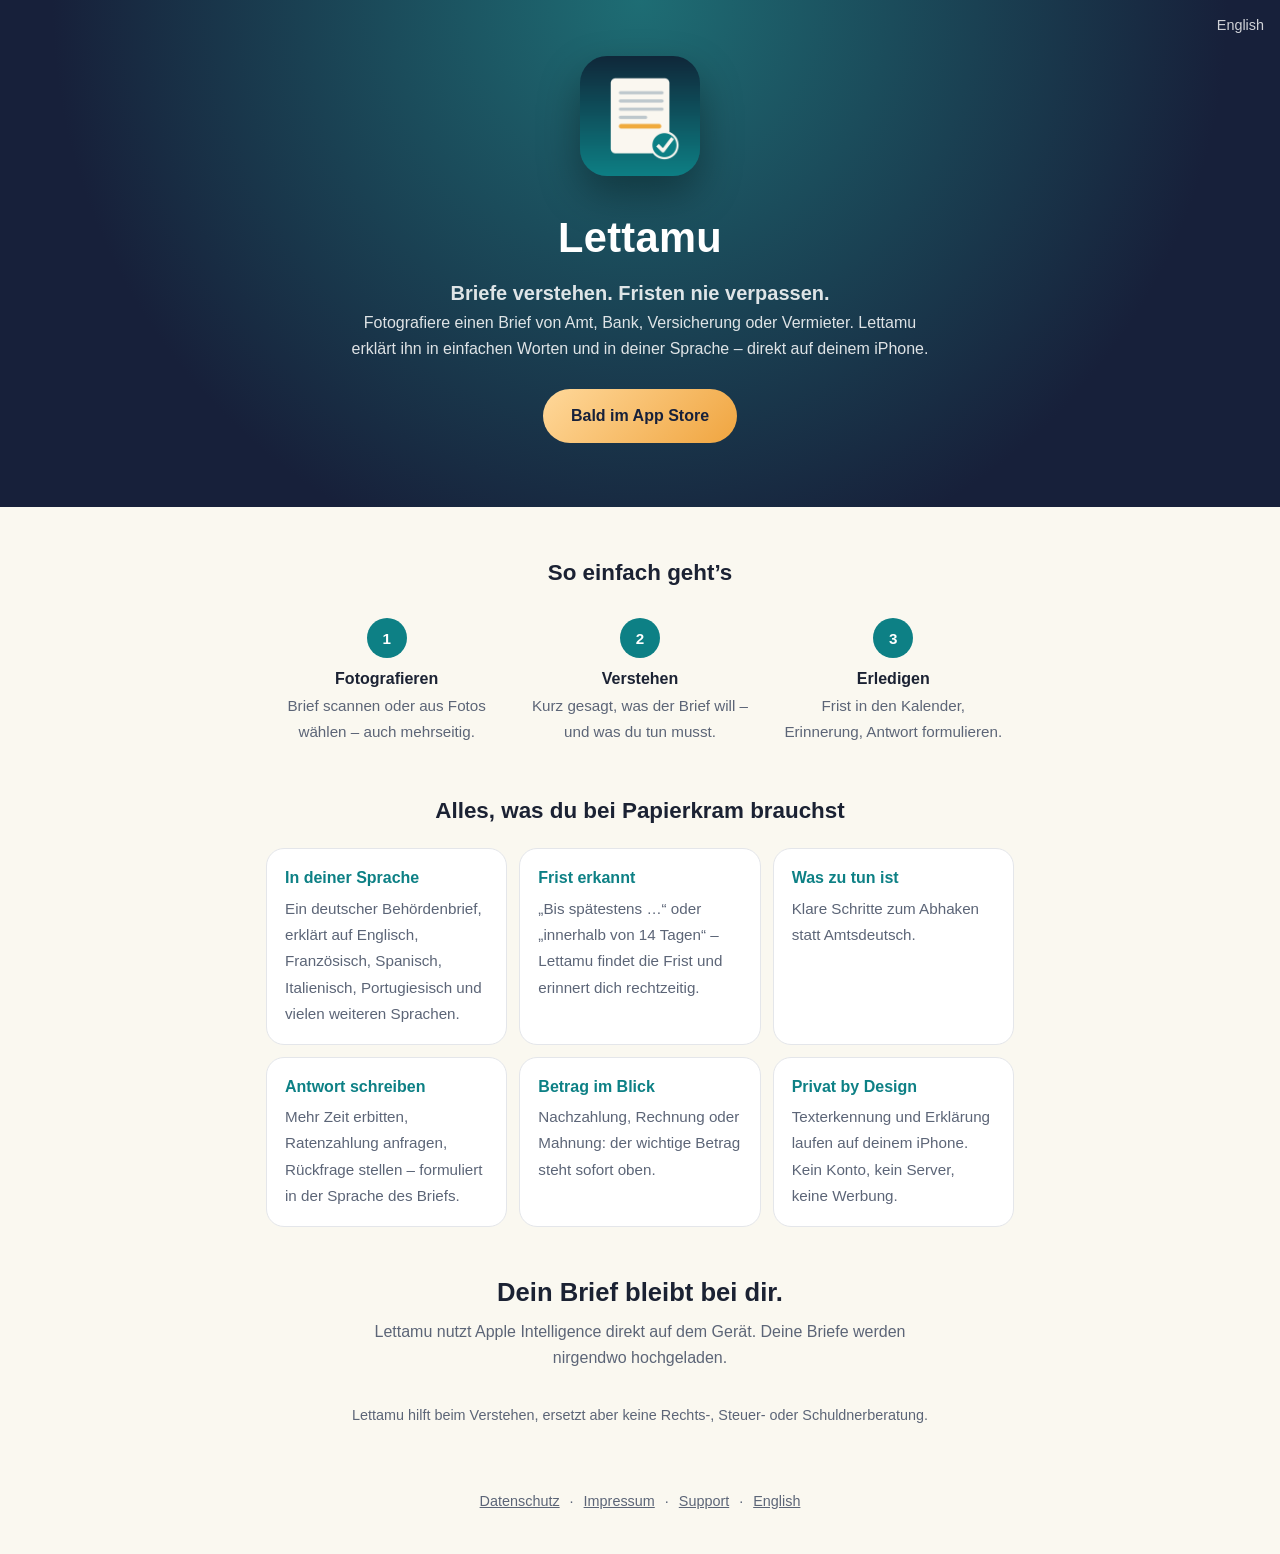
<file: index.html>
<!DOCTYPE html>
<html lang="de">
<head>
<meta charset="utf-8">
<meta name="viewport" content="width=device-width, initial-scale=1">
<title>Lettamu – Briefe verstehen. Fristen nie verpassen.</title>
<meta name="description" content="Lettamu erklärt Briefe von Behörden, Banken, Versicherungen und Vermietern in einfachen Worten und in deiner Sprache – direkt auf dem iPhone. Mit Frist-Erinnerung und Antwortentwurf.">
<meta property="og:title" content="Lettamu – Briefe verstehen. Fristen nie verpassen.">
<meta property="og:description" content="Lettamu erklärt Briefe von Behörden, Banken, Versicherungen und Vermietern in einfachen Worten und in deiner Sprache – direkt auf dem iPhone. Mit Frist-Erinnerung und Antwortentwurf.">
<meta property="og:image" content="https://lettamu.app/icon.png">
<link rel="icon" href="icon.png">
<link rel="apple-touch-icon" href="apple-touch-icon.png">
<link rel="stylesheet" href="style.css">
</head>
<body>
<header class="hero" style="position:relative">
  <a class="sprache" href="en.html" lang="en">English</a>
  <img class="icon" src="icon.png" alt="Lettamu App-Symbol">
  <h1>Lettamu</h1>
  <p class="tag">Briefe verstehen. Fristen nie verpassen.</p>
  <p>Fotografiere einen Brief von Amt, Bank, Versicherung oder Vermieter. Lettamu erklärt ihn in einfachen Worten und in deiner Sprache – direkt auf deinem iPhone.</p>
  <span class="bald">Bald im App Store</span>
</header>
<main class="start">
  <h2>So einfach geht’s</h2>
  <div class="schritte">
    <div class="schritt"><span class="nr">1</span><b>Fotografieren</b><span>Brief scannen oder aus Fotos wählen – auch mehrseitig.</span></div>
    <div class="schritt"><span class="nr">2</span><b>Verstehen</b><span>Kurz gesagt, was der Brief will – und was du tun musst.</span></div>
    <div class="schritt"><span class="nr">3</span><b>Erledigen</b><span>Frist in den Kalender, Erinnerung, Antwort formulieren.</span></div>
  </div>
  <h2>Alles, was du bei Papierkram brauchst</h2>
  <div class="raster">
    <div class="karte"><b>In deiner Sprache</b><span>Ein deutscher Behördenbrief, erklärt auf Englisch, Französisch, Spanisch, Italienisch, Portugiesisch und vielen weiteren Sprachen.</span></div>
    <div class="karte"><b>Frist erkannt</b><span>„Bis spätestens …“ oder „innerhalb von 14 Tagen“ – Lettamu findet die Frist und erinnert dich rechtzeitig.</span></div>
    <div class="karte"><b>Was zu tun ist</b><span>Klare Schritte zum Abhaken statt Amtsdeutsch.</span></div>
    <div class="karte"><b>Antwort schreiben</b><span>Mehr Zeit erbitten, Ratenzahlung anfragen, Rückfrage stellen – formuliert in der Sprache des Briefs.</span></div>
    <div class="karte"><b>Betrag im Blick</b><span>Nachzahlung, Rechnung oder Mahnung: der wichtige Betrag steht sofort oben.</span></div>
    <div class="karte"><b>Privat by Design</b><span>Texterkennung und Erklärung laufen auf deinem iPhone. Kein Konto, kein Server, keine Werbung.</span></div>
  </div>
  <p class="zitat"><strong>Dein Brief bleibt bei dir.</strong>Lettamu nutzt Apple Intelligence direkt auf dem Gerät. Deine Briefe werden nirgendwo hochgeladen.</p>
  <p class="klein">Lettamu hilft beim Verstehen, ersetzt aber keine Rechts-, Steuer- oder Schuldnerberatung.</p>
</main>
<footer>
  <a href="datenschutz.html">Datenschutz</a>·<a href="impressum.html">Impressum</a>·<a href="support.html">Support</a>·<a href="en.html" lang="en">English</a>
</footer>
</body>
</html>
</file>
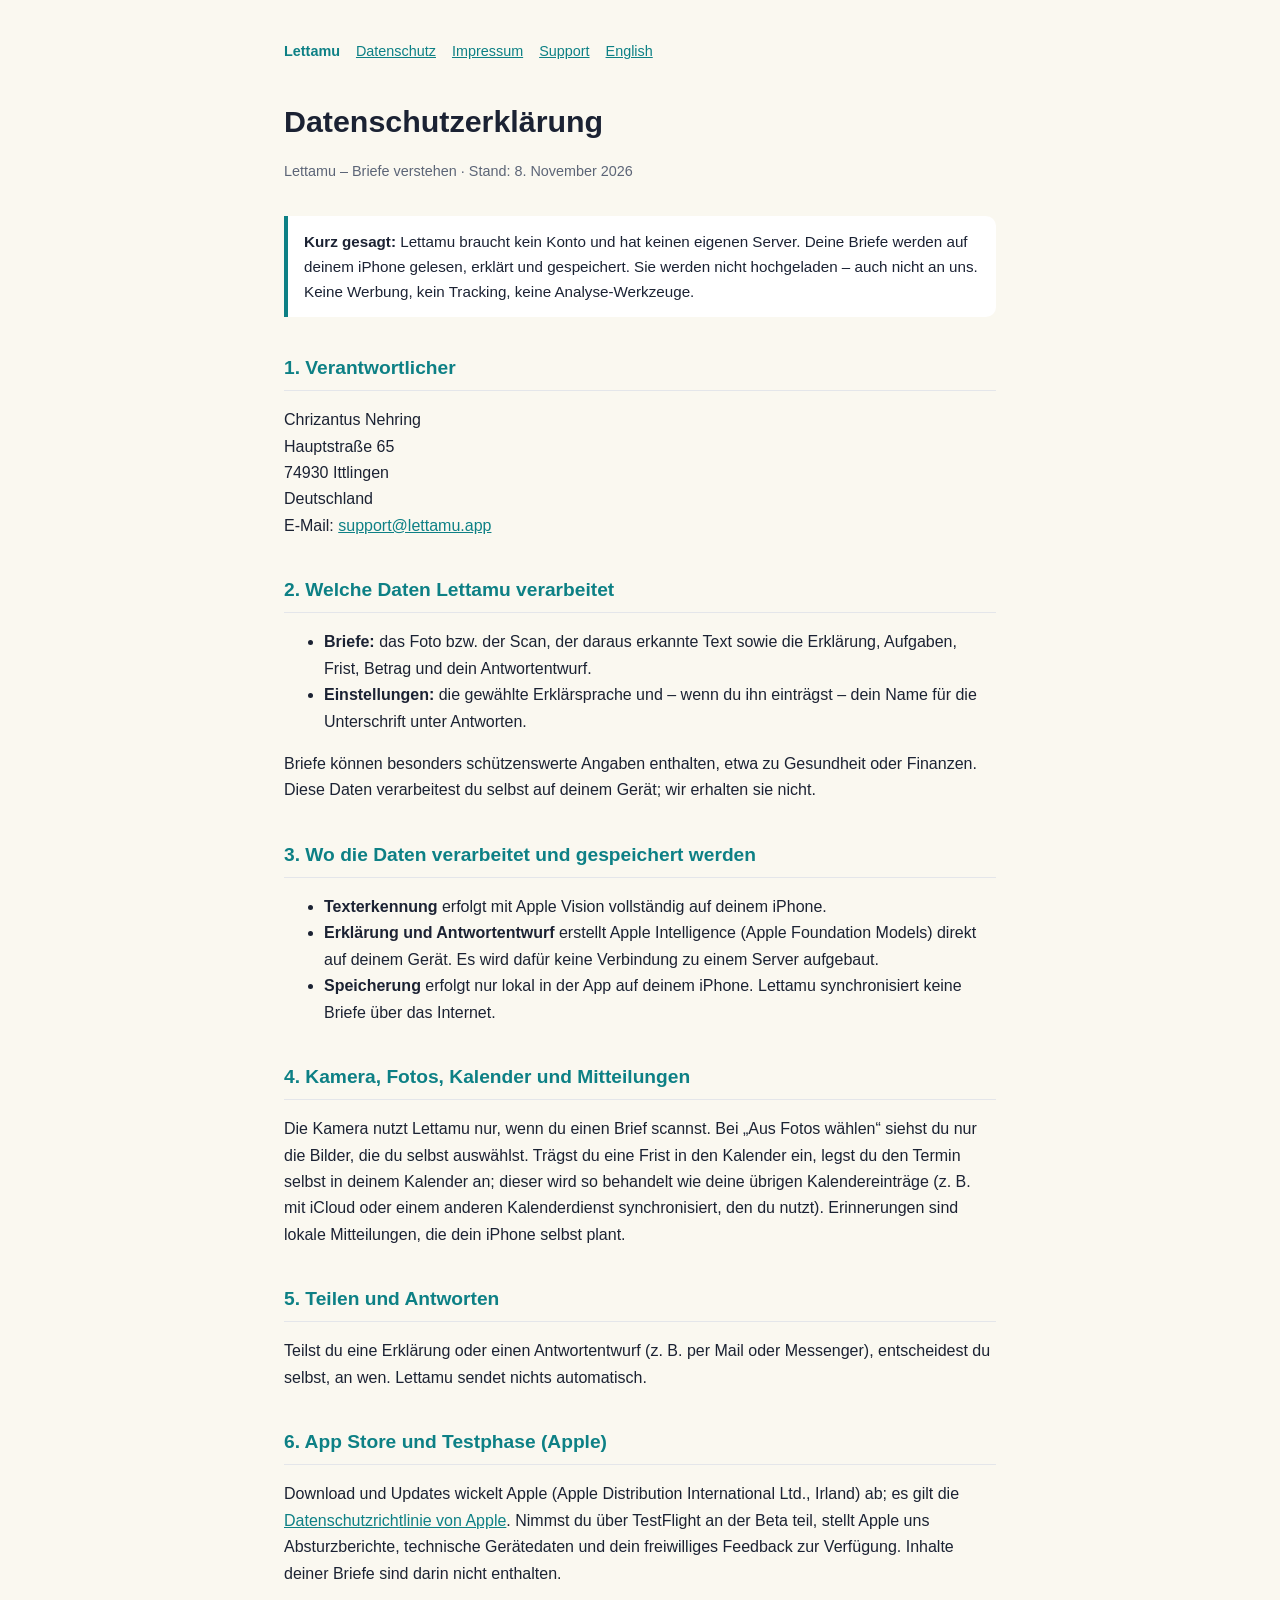
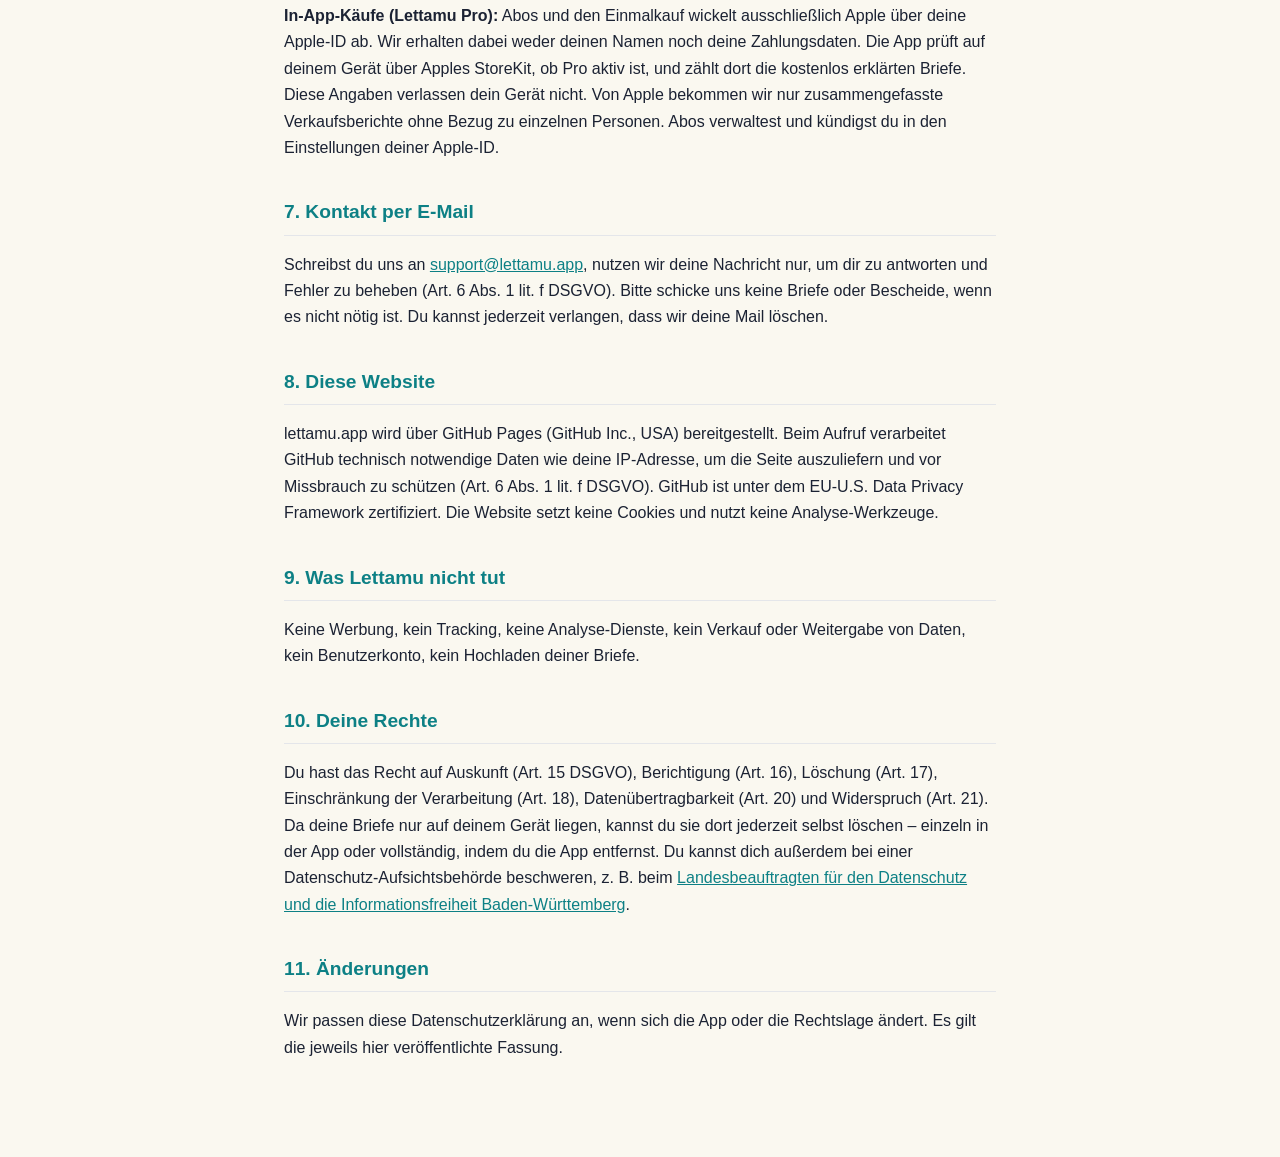
<file: datenschutz.html>
<!DOCTYPE html>
<html lang="de">
<head>
<meta charset="utf-8">
<meta name="viewport" content="width=device-width, initial-scale=1">
<title>Datenschutz – Lettamu</title>
<link rel="icon" href="icon.png">
<link rel="apple-touch-icon" href="apple-touch-icon.png">
<link rel="stylesheet" href="style.css">
</head>
<body>
<div class="seite">
<nav class="leiste"><a class="home" href="./">Lettamu</a><a href="datenschutz.html">Datenschutz</a><a href="impressum.html">Impressum</a><a href="support.html">Support</a><a href="en.html" lang="en">English</a></nav>
<h1>Datenschutzerklärung</h1>
<p class="stand">Lettamu – Briefe verstehen · Stand: 8. November 2026</p>
<div class="hinweis"><strong>Kurz gesagt:</strong> Lettamu braucht kein Konto und hat keinen eigenen Server. Deine Briefe werden auf deinem iPhone gelesen, erklärt und gespeichert. Sie werden nicht hochgeladen – auch nicht an uns. Keine Werbung, kein Tracking, keine Analyse-Werkzeuge.</div>
<h2>1. Verantwortlicher</h2>
<p>Chrizantus Nehring<br>Hauptstraße 65<br>74930 Ittlingen<br>Deutschland<br>E-Mail: <a href="mailto:support@lettamu.app">support@lettamu.app</a></p>
<h2>2. Welche Daten Lettamu verarbeitet</h2>
<ul>
<li><strong>Briefe:</strong> das Foto bzw. der Scan, der daraus erkannte Text sowie die Erklärung, Aufgaben, Frist, Betrag und dein Antwortentwurf.</li>
<li><strong>Einstellungen:</strong> die gewählte Erklärsprache und – wenn du ihn einträgst – dein Name für die Unterschrift unter Antworten.</li>
</ul>
<p>Briefe können besonders schützenswerte Angaben enthalten, etwa zu Gesundheit oder Finanzen. Diese Daten verarbeitest du selbst auf deinem Gerät; wir erhalten sie nicht.</p>
<h2>3. Wo die Daten verarbeitet und gespeichert werden</h2>
<ul>
<li><strong>Texterkennung</strong> erfolgt mit Apple Vision vollständig auf deinem iPhone.</li>
<li><strong>Erklärung und Antwortentwurf</strong> erstellt Apple Intelligence (Apple Foundation Models) direkt auf deinem Gerät. Es wird dafür keine Verbindung zu einem Server aufgebaut.</li>
<li><strong>Speicherung</strong> erfolgt nur lokal in der App auf deinem iPhone. Lettamu synchronisiert keine Briefe über das Internet.</li>
</ul>
<h2>4. Kamera, Fotos, Kalender und Mitteilungen</h2>
<p>Die Kamera nutzt Lettamu nur, wenn du einen Brief scannst. Bei „Aus Fotos wählen“ siehst du nur die Bilder, die du selbst auswählst. Trägst du eine Frist in den Kalender ein, legst du den Termin selbst in deinem Kalender an; dieser wird so behandelt wie deine übrigen Kalendereinträge (z. B. mit iCloud oder einem anderen Kalenderdienst synchronisiert, den du nutzt). Erinnerungen sind lokale Mitteilungen, die dein iPhone selbst plant.</p>
<h2>5. Teilen und Antworten</h2>
<p>Teilst du eine Erklärung oder einen Antwortentwurf (z. B. per Mail oder Messenger), entscheidest du selbst, an wen. Lettamu sendet nichts automatisch.</p>
<h2>6. App Store und Testphase (Apple)</h2>
<p>Download und Updates wickelt Apple (Apple Distribution International Ltd., Irland) ab; es gilt die <a href="https://www.apple.com/de/legal/privacy/">Datenschutzrichtlinie von Apple</a>. Nimmst du über TestFlight an der Beta teil, stellt Apple uns Absturzberichte, technische Gerätedaten und dein freiwilliges Feedback zur Verfügung. Inhalte deiner Briefe sind darin nicht enthalten.</p>
<p><strong>In-App-Käufe (Lettamu Pro):</strong> Abos und den Einmalkauf wickelt ausschließlich Apple über deine Apple-ID ab. Wir erhalten dabei weder deinen Namen noch deine Zahlungsdaten. Die App prüft auf deinem Gerät über Apples StoreKit, ob Pro aktiv ist, und zählt dort die kostenlos erklärten Briefe. Diese Angaben verlassen dein Gerät nicht. Von Apple bekommen wir nur zusammengefasste Verkaufsberichte ohne Bezug zu einzelnen Personen. Abos verwaltest und kündigst du in den Einstellungen deiner Apple-ID.</p>
<h2>7. Kontakt per E-Mail</h2>
<p>Schreibst du uns an <a href="mailto:support@lettamu.app">support@lettamu.app</a>, nutzen wir deine Nachricht nur, um dir zu antworten und Fehler zu beheben (Art. 6 Abs. 1 lit. f DSGVO). Bitte schicke uns keine Briefe oder Bescheide, wenn es nicht nötig ist. Du kannst jederzeit verlangen, dass wir deine Mail löschen.</p>
<h2>8. Diese Website</h2>
<p>lettamu.app wird über GitHub Pages (GitHub Inc., USA) bereitgestellt. Beim Aufruf verarbeitet GitHub technisch notwendige Daten wie deine IP-Adresse, um die Seite auszuliefern und vor Missbrauch zu schützen (Art. 6 Abs. 1 lit. f DSGVO). GitHub ist unter dem EU-U.S. Data Privacy Framework zertifiziert. Die Website setzt keine Cookies und nutzt keine Analyse-Werkzeuge.</p>
<h2>9. Was Lettamu nicht tut</h2>
<p>Keine Werbung, kein Tracking, keine Analyse-Dienste, kein Verkauf oder Weitergabe von Daten, kein Benutzerkonto, kein Hochladen deiner Briefe.</p>
<h2>10. Deine Rechte</h2>
<p>Du hast das Recht auf Auskunft (Art. 15 DSGVO), Berichtigung (Art. 16), Löschung (Art. 17), Einschränkung der Verarbeitung (Art. 18), Datenübertragbarkeit (Art. 20) und Widerspruch (Art. 21). Da deine Briefe nur auf deinem Gerät liegen, kannst du sie dort jederzeit selbst löschen – einzeln in der App oder vollständig, indem du die App entfernst. Du kannst dich außerdem bei einer Datenschutz-Aufsichtsbehörde beschweren, z. B. beim <a href="https://www.baden-wuerttemberg.datenschutz.de/">Landesbeauftragten für den Datenschutz und die Informationsfreiheit Baden-Württemberg</a>.</p>
<h2>11. Änderungen</h2>
<p>Wir passen diese Datenschutzerklärung an, wenn sich die App oder die Rechtslage ändert. Es gilt die jeweils hier veröffentlichte Fassung.</p>
</div>
</body>
</html>
</file>
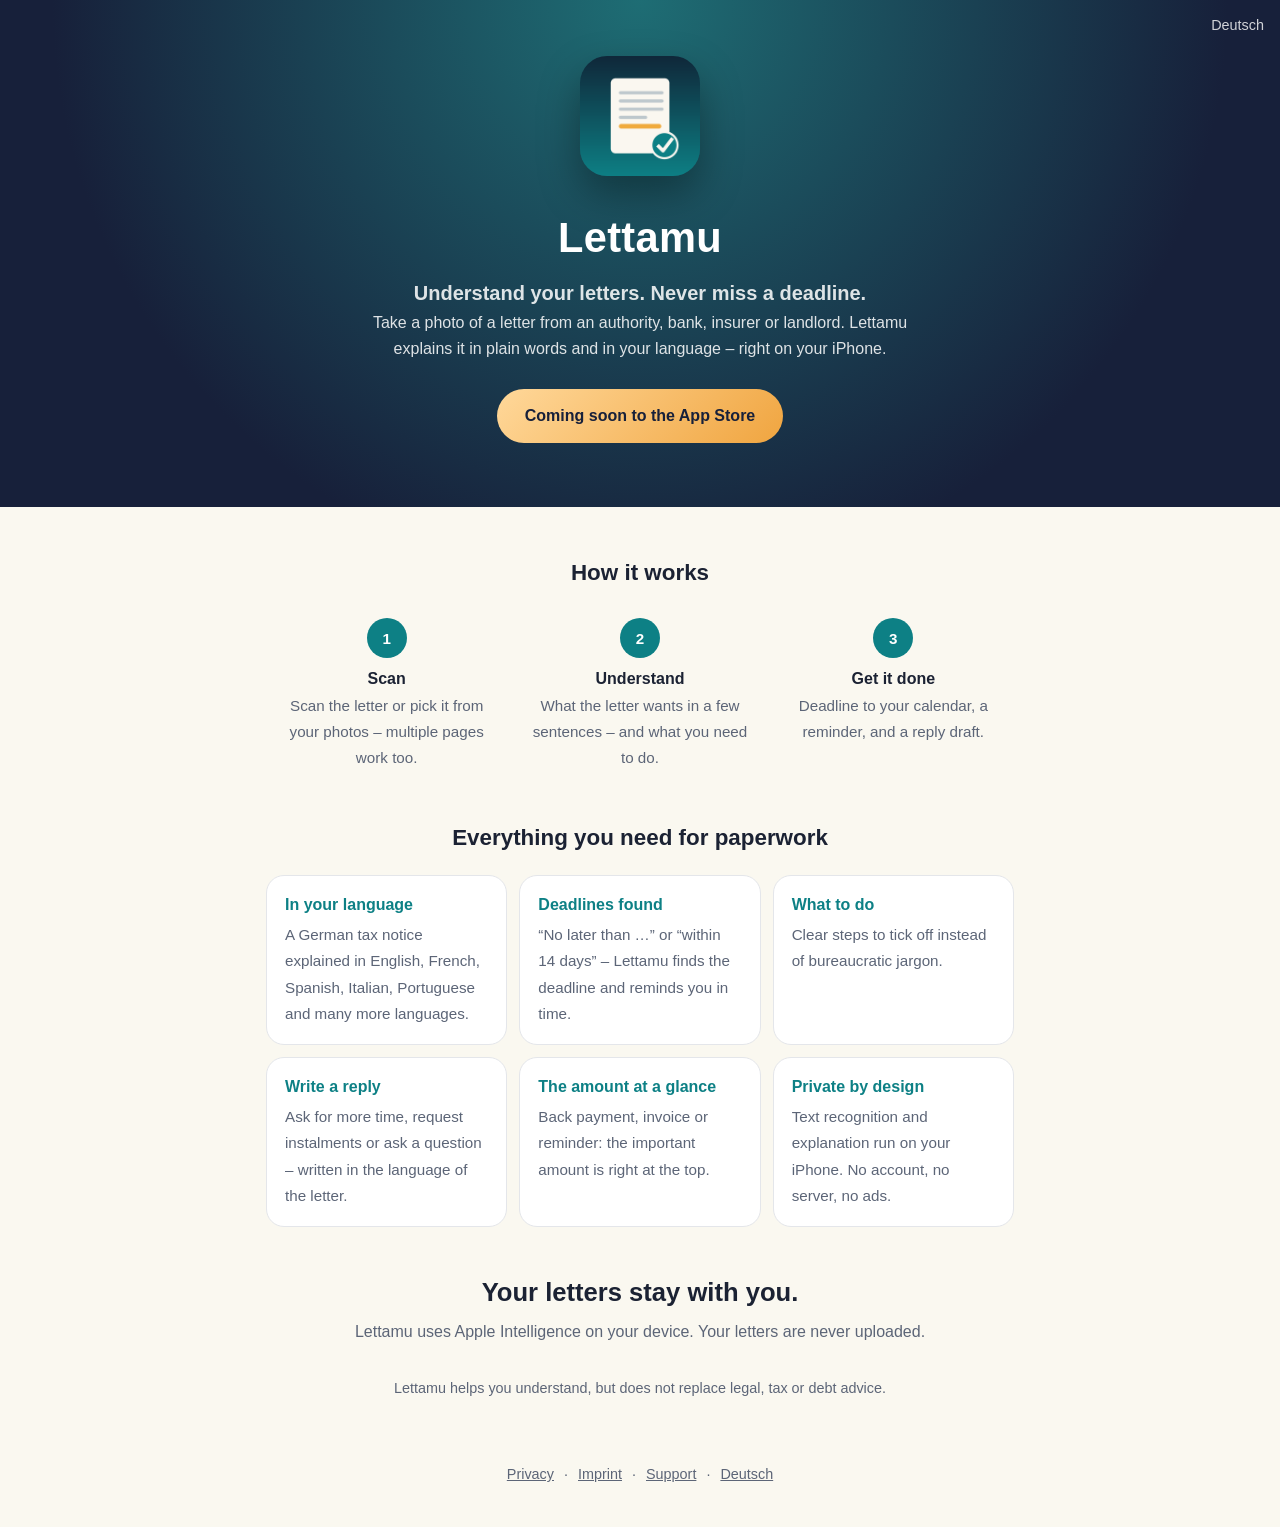
<file: en.html>
<!DOCTYPE html>
<html lang="en">
<head>
<meta charset="utf-8">
<meta name="viewport" content="width=device-width, initial-scale=1">
<title>Lettamu – Understand your letters. Never miss a deadline.</title>
<meta name="description" content="Lettamu explains letters from authorities, banks, insurers and landlords in plain words and in your language – right on your iPhone. With deadline reminders and reply drafts.">
<meta property="og:title" content="Lettamu – Understand your letters. Never miss a deadline.">
<meta property="og:description" content="Lettamu explains letters from authorities, banks, insurers and landlords in plain words and in your language – right on your iPhone. With deadline reminders and reply drafts.">
<meta property="og:image" content="https://lettamu.app/icon.png">
<link rel="icon" href="icon.png">
<link rel="apple-touch-icon" href="apple-touch-icon.png">
<link rel="stylesheet" href="style.css">
</head>
<body>
<header class="hero" style="position:relative">
  <a class="sprache" href="./" lang="de">Deutsch</a>
  <img class="icon" src="icon.png" alt="Lettamu app icon">
  <h1>Lettamu</h1>
  <p class="tag">Understand your letters. Never miss a deadline.</p>
  <p>Take a photo of a letter from an authority, bank, insurer or landlord. Lettamu explains it in plain words and in your language – right on your iPhone.</p>
  <span class="bald">Coming soon to the App Store</span>
</header>
<main class="start">
  <h2>How it works</h2>
  <div class="schritte">
    <div class="schritt"><span class="nr">1</span><b>Scan</b><span>Scan the letter or pick it from your photos – multiple pages work too.</span></div>
    <div class="schritt"><span class="nr">2</span><b>Understand</b><span>What the letter wants in a few sentences – and what you need to do.</span></div>
    <div class="schritt"><span class="nr">3</span><b>Get it done</b><span>Deadline to your calendar, a reminder, and a reply draft.</span></div>
  </div>
  <h2>Everything you need for paperwork</h2>
  <div class="raster">
    <div class="karte"><b>In your language</b><span>A German tax notice explained in English, French, Spanish, Italian, Portuguese and many more languages.</span></div>
    <div class="karte"><b>Deadlines found</b><span>“No later than …” or “within 14 days” – Lettamu finds the deadline and reminds you in time.</span></div>
    <div class="karte"><b>What to do</b><span>Clear steps to tick off instead of bureaucratic jargon.</span></div>
    <div class="karte"><b>Write a reply</b><span>Ask for more time, request instalments or ask a question – written in the language of the letter.</span></div>
    <div class="karte"><b>The amount at a glance</b><span>Back payment, invoice or reminder: the important amount is right at the top.</span></div>
    <div class="karte"><b>Private by design</b><span>Text recognition and explanation run on your iPhone. No account, no server, no ads.</span></div>
  </div>
  <p class="zitat"><strong>Your letters stay with you.</strong>Lettamu uses Apple Intelligence on your device. Your letters are never uploaded.</p>
  <p class="klein">Lettamu helps you understand, but does not replace legal, tax or debt advice.</p>
</main>
<footer>
  <a href="privacy.html">Privacy</a>·<a href="imprint.html">Imprint</a>·<a href="support-en.html">Support</a>·<a href="./" lang="de">Deutsch</a>
</footer>
</body>
</html>
</file>
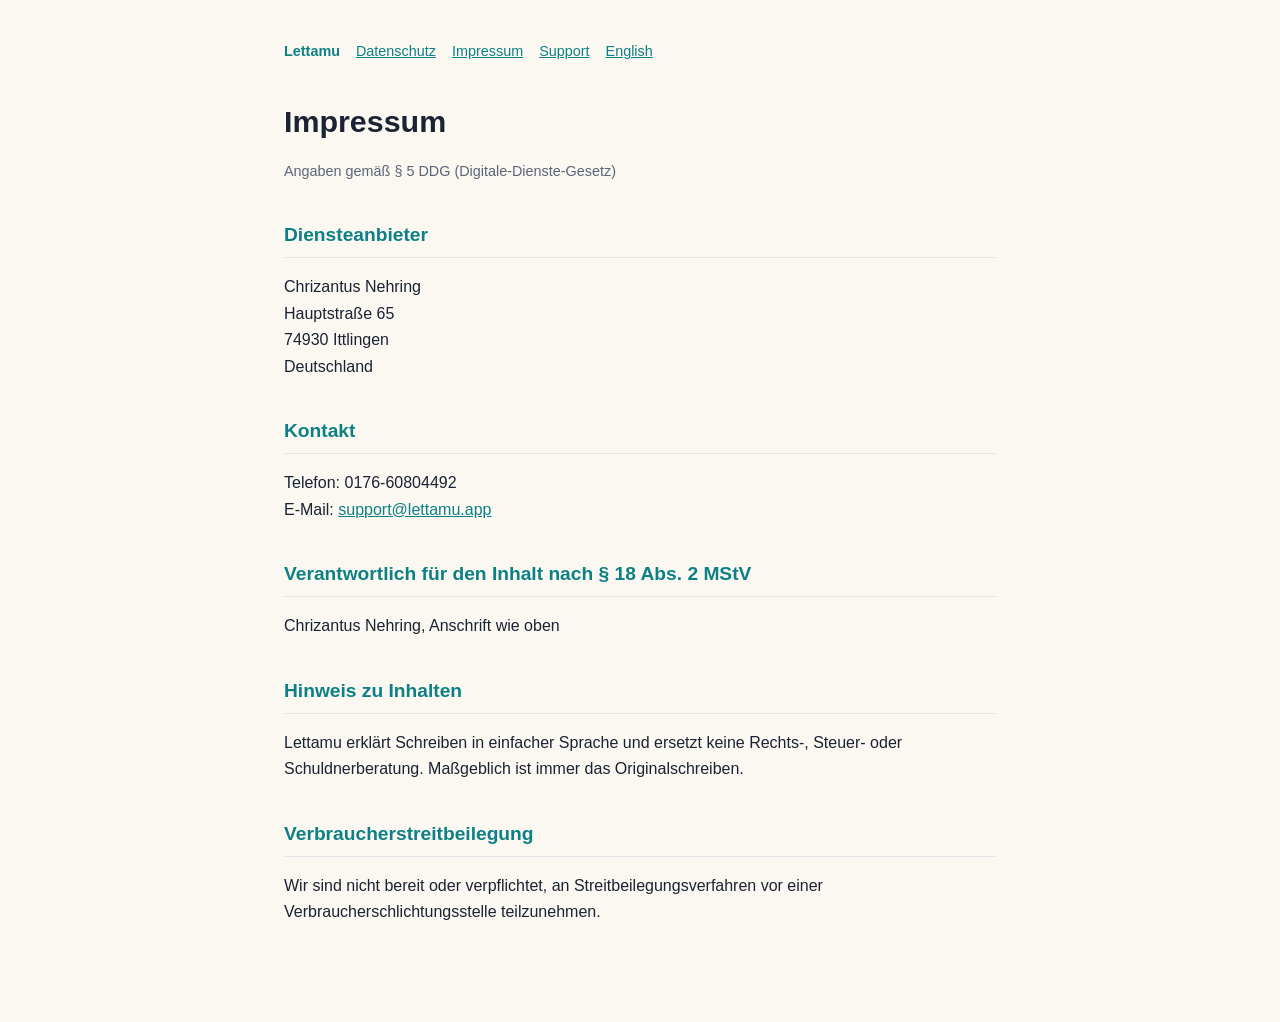
<file: impressum.html>
<!DOCTYPE html>
<html lang="de">
<head>
<meta charset="utf-8">
<meta name="viewport" content="width=device-width, initial-scale=1">
<title>Impressum – Lettamu</title>
<link rel="icon" href="icon.png">
<link rel="apple-touch-icon" href="apple-touch-icon.png">
<link rel="stylesheet" href="style.css">
</head>
<body>
<div class="seite">
<nav class="leiste"><a class="home" href="./">Lettamu</a><a href="datenschutz.html">Datenschutz</a><a href="impressum.html">Impressum</a><a href="support.html">Support</a><a href="en.html" lang="en">English</a></nav>
<h1>Impressum</h1>
<p class="stand">Angaben gemäß § 5 DDG (Digitale-Dienste-Gesetz)</p>
<h2>Diensteanbieter</h2>
<p>Chrizantus Nehring<br>Hauptstraße 65<br>74930 Ittlingen<br>Deutschland</p>
<h2>Kontakt</h2>
<p>Telefon: 0176-60804492<br>E-Mail: <a href="mailto:support@lettamu.app">support@lettamu.app</a></p>
<h2>Verantwortlich für den Inhalt nach § 18 Abs. 2 MStV</h2>
<p>Chrizantus Nehring, Anschrift wie oben</p>
<h2>Hinweis zu Inhalten</h2>
<p>Lettamu erklärt Schreiben in einfacher Sprache und ersetzt keine Rechts-, Steuer- oder Schuldnerberatung. Maßgeblich ist immer das Originalschreiben.</p>
<h2>Verbraucherstreitbeilegung</h2>
<p>Wir sind nicht bereit oder verpflichtet, an Streitbeilegungsverfahren vor einer Verbraucherschlichtungsstelle teilzunehmen.</p>
</div>
</body>
</html>
</file>
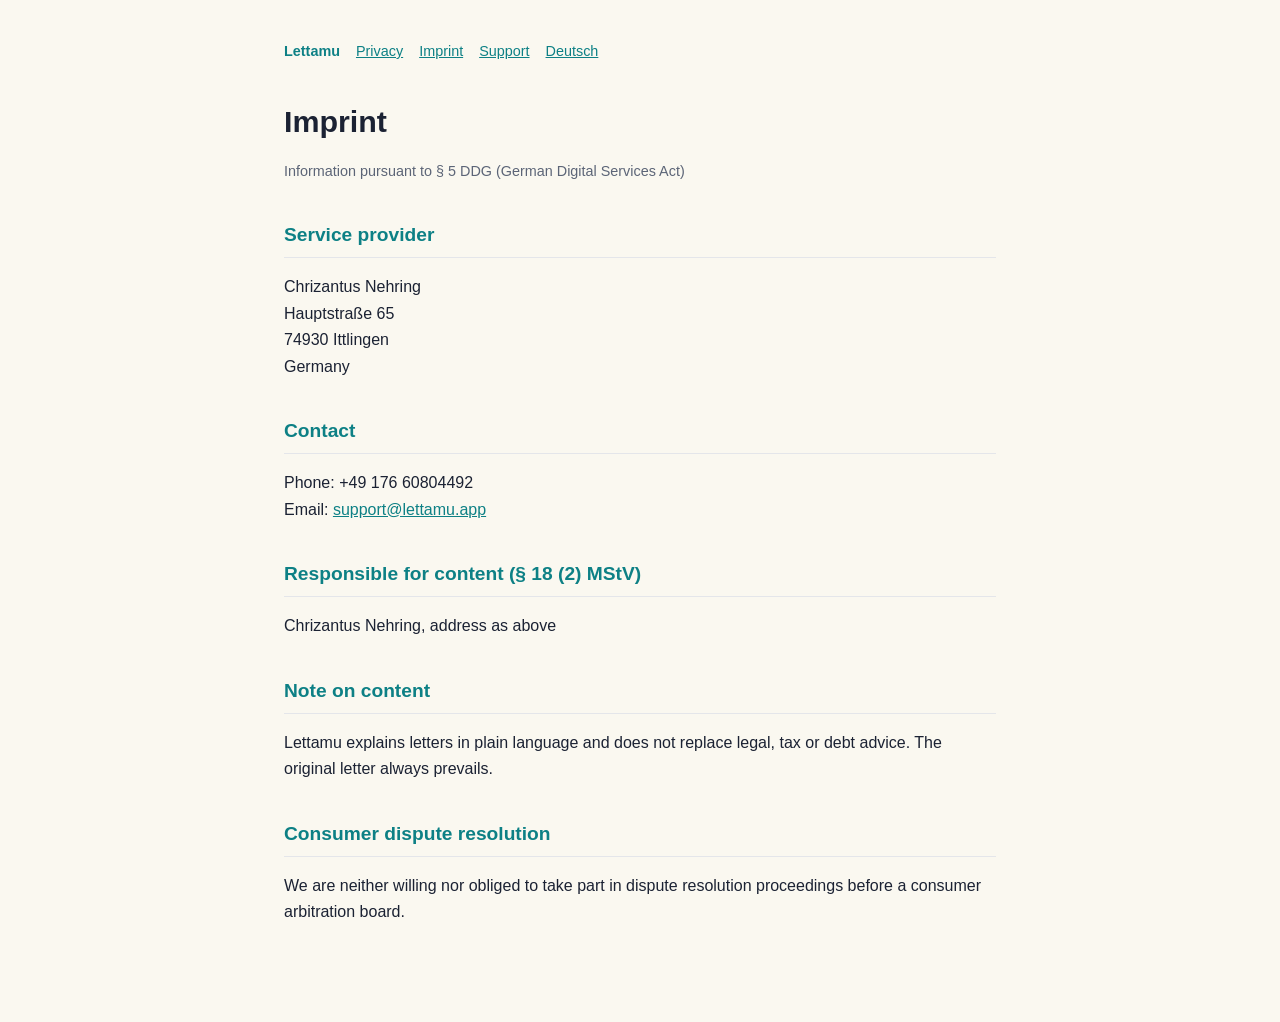
<file: imprint.html>
<!DOCTYPE html>
<html lang="en">
<head>
<meta charset="utf-8">
<meta name="viewport" content="width=device-width, initial-scale=1">
<title>Imprint – Lettamu</title>
<link rel="icon" href="icon.png">
<link rel="apple-touch-icon" href="apple-touch-icon.png">
<link rel="stylesheet" href="style.css">
</head>
<body>
<div class="seite">
<nav class="leiste"><a class="home" href="en.html">Lettamu</a><a href="privacy.html">Privacy</a><a href="imprint.html">Imprint</a><a href="support-en.html">Support</a><a href="./" lang="de">Deutsch</a></nav>
<h1>Imprint</h1>
<p class="stand">Information pursuant to § 5 DDG (German Digital Services Act)</p>
<h2>Service provider</h2>
<p>Chrizantus Nehring<br>Hauptstraße 65<br>74930 Ittlingen<br>Germany</p>
<h2>Contact</h2>
<p>Phone: +49 176 60804492<br>Email: <a href="mailto:support@lettamu.app">support@lettamu.app</a></p>
<h2>Responsible for content (§ 18 (2) MStV)</h2>
<p>Chrizantus Nehring, address as above</p>
<h2>Note on content</h2>
<p>Lettamu explains letters in plain language and does not replace legal, tax or debt advice. The original letter always prevails.</p>
<h2>Consumer dispute resolution</h2>
<p>We are neither willing nor obliged to take part in dispute resolution proceedings before a consumer arbitration board.</p>
</div>
</body>
</html>
</file>
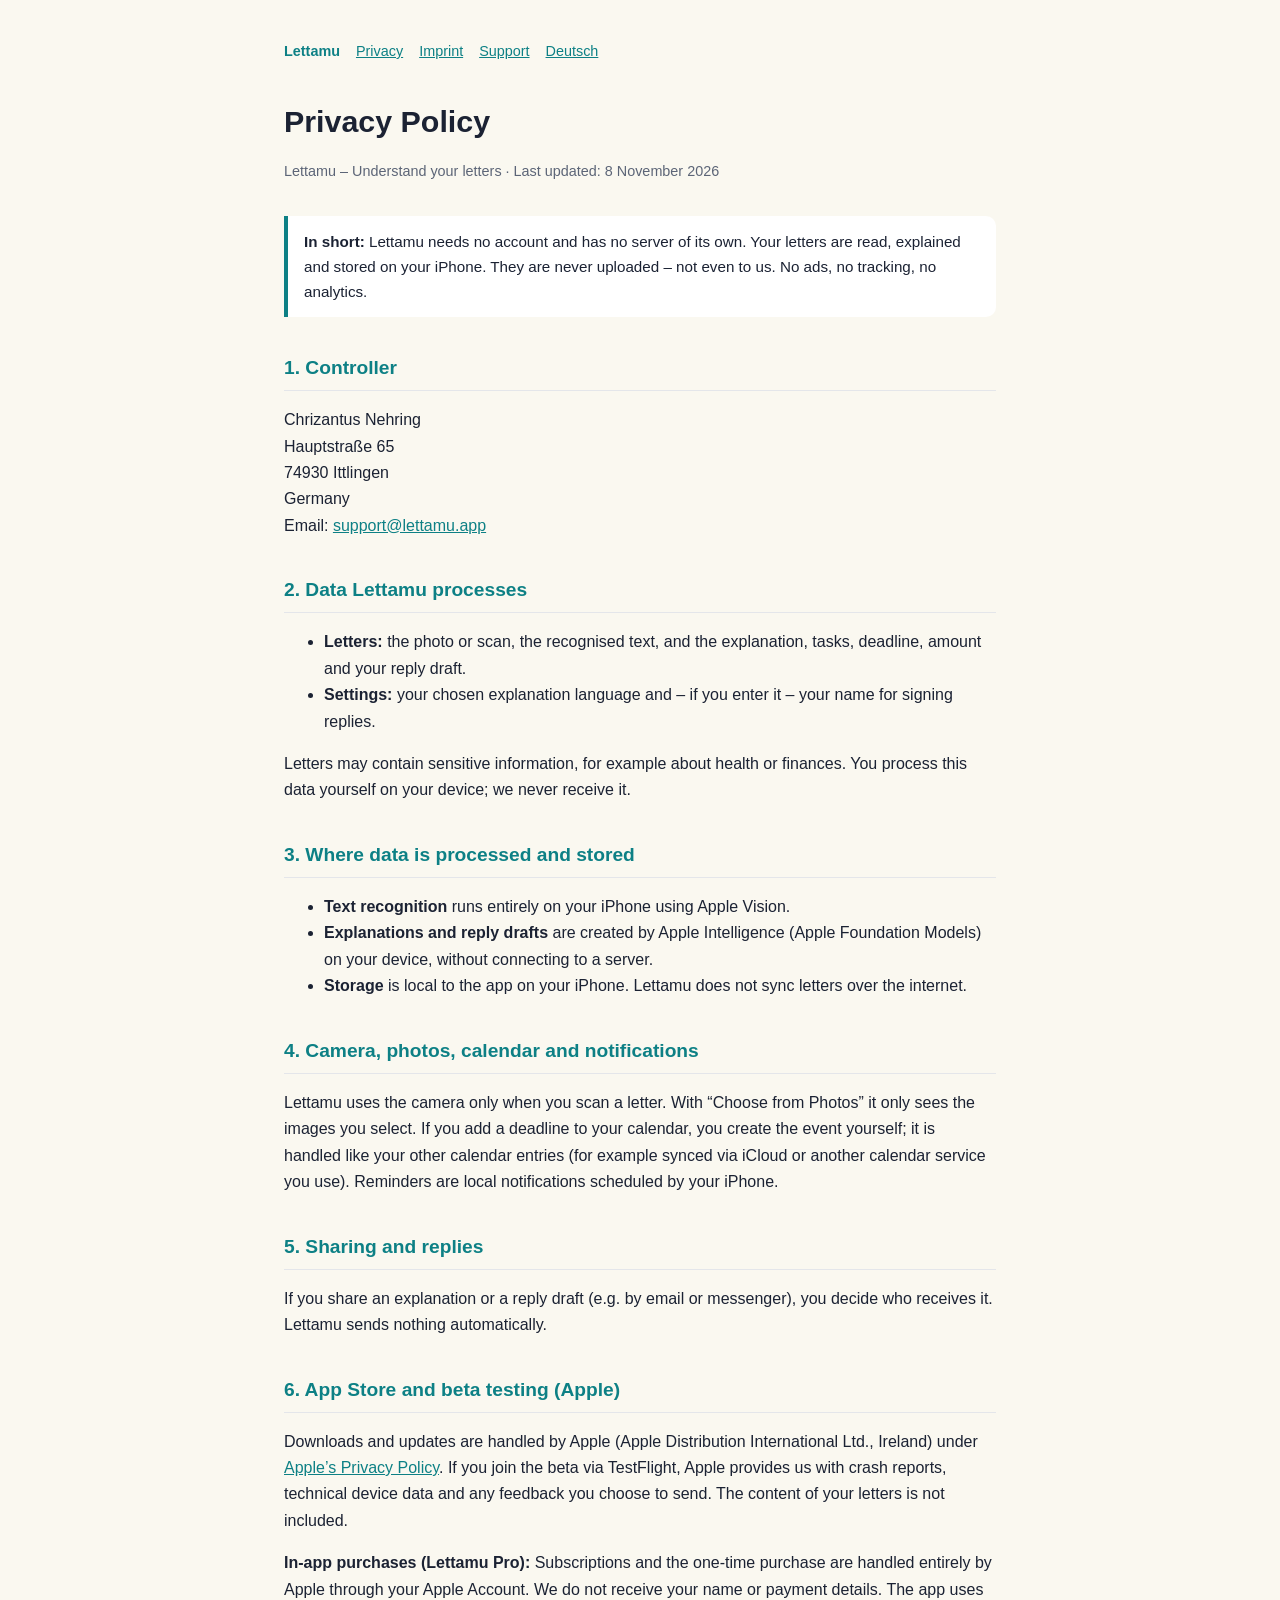
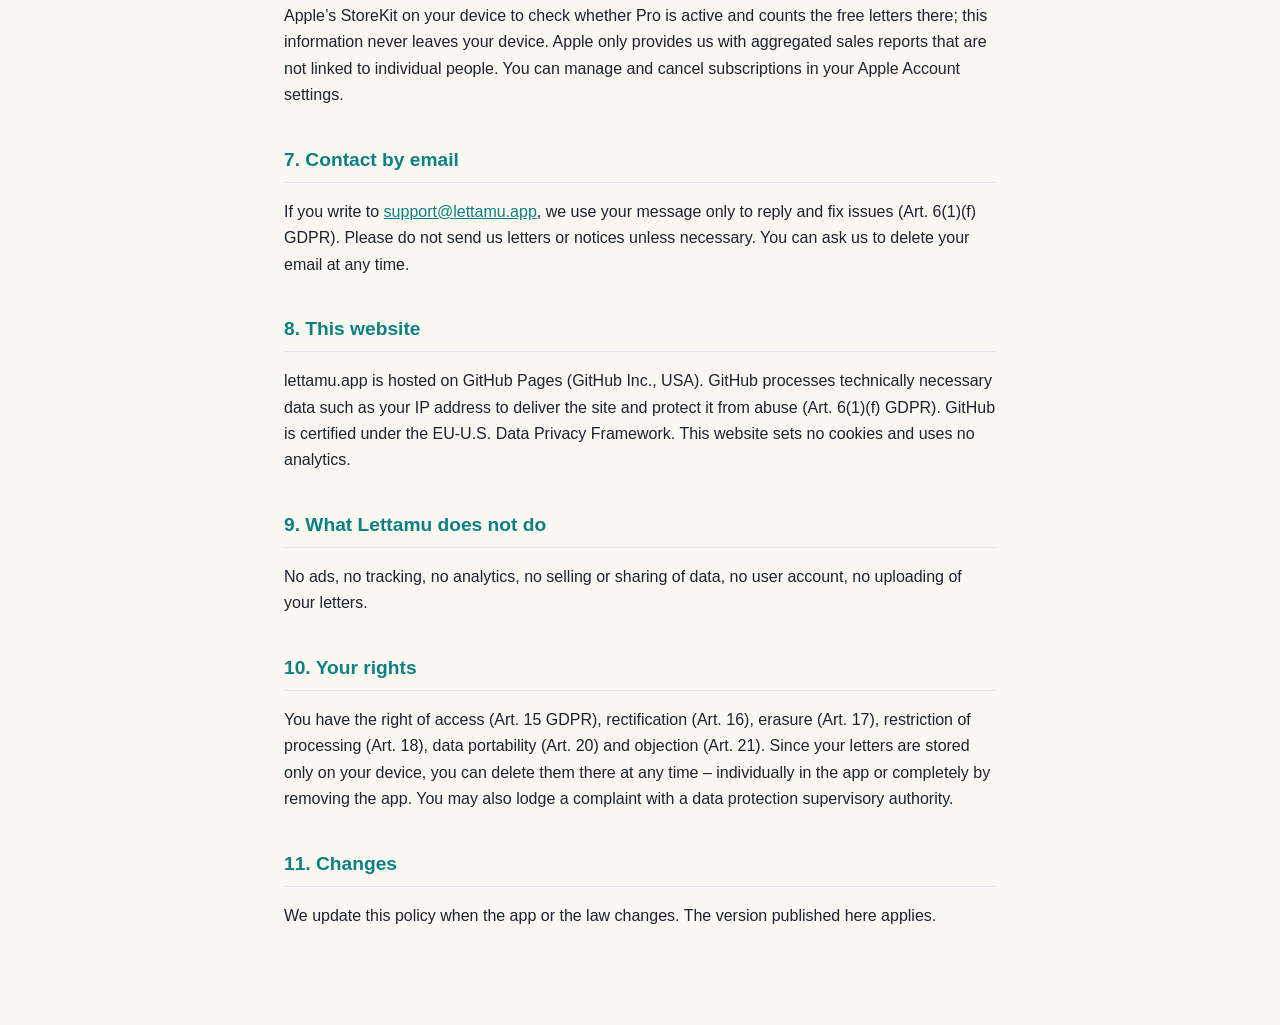
<file: privacy.html>
<!DOCTYPE html>
<html lang="en">
<head>
<meta charset="utf-8">
<meta name="viewport" content="width=device-width, initial-scale=1">
<title>Privacy – Lettamu</title>
<link rel="icon" href="icon.png">
<link rel="apple-touch-icon" href="apple-touch-icon.png">
<link rel="stylesheet" href="style.css">
</head>
<body>
<div class="seite">
<nav class="leiste"><a class="home" href="en.html">Lettamu</a><a href="privacy.html">Privacy</a><a href="imprint.html">Imprint</a><a href="support-en.html">Support</a><a href="./" lang="de">Deutsch</a></nav>
<h1>Privacy Policy</h1>
<p class="stand">Lettamu – Understand your letters · Last updated: 8 November 2026</p>
<div class="hinweis"><strong>In short:</strong> Lettamu needs no account and has no server of its own. Your letters are read, explained and stored on your iPhone. They are never uploaded – not even to us. No ads, no tracking, no analytics.</div>
<h2>1. Controller</h2>
<p>Chrizantus Nehring<br>Hauptstraße 65<br>74930 Ittlingen<br>Germany<br>Email: <a href="mailto:support@lettamu.app">support@lettamu.app</a></p>
<h2>2. Data Lettamu processes</h2>
<ul>
<li><strong>Letters:</strong> the photo or scan, the recognised text, and the explanation, tasks, deadline, amount and your reply draft.</li>
<li><strong>Settings:</strong> your chosen explanation language and – if you enter it – your name for signing replies.</li>
</ul>
<p>Letters may contain sensitive information, for example about health or finances. You process this data yourself on your device; we never receive it.</p>
<h2>3. Where data is processed and stored</h2>
<ul>
<li><strong>Text recognition</strong> runs entirely on your iPhone using Apple Vision.</li>
<li><strong>Explanations and reply drafts</strong> are created by Apple Intelligence (Apple Foundation Models) on your device, without connecting to a server.</li>
<li><strong>Storage</strong> is local to the app on your iPhone. Lettamu does not sync letters over the internet.</li>
</ul>
<h2>4. Camera, photos, calendar and notifications</h2>
<p>Lettamu uses the camera only when you scan a letter. With “Choose from Photos” it only sees the images you select. If you add a deadline to your calendar, you create the event yourself; it is handled like your other calendar entries (for example synced via iCloud or another calendar service you use). Reminders are local notifications scheduled by your iPhone.</p>
<h2>5. Sharing and replies</h2>
<p>If you share an explanation or a reply draft (e.g. by email or messenger), you decide who receives it. Lettamu sends nothing automatically.</p>
<h2>6. App Store and beta testing (Apple)</h2>
<p>Downloads and updates are handled by Apple (Apple Distribution International Ltd., Ireland) under <a href="https://www.apple.com/legal/privacy/">Apple’s Privacy Policy</a>. If you join the beta via TestFlight, Apple provides us with crash reports, technical device data and any feedback you choose to send. The content of your letters is not included.</p>
<p><strong>In-app purchases (Lettamu Pro):</strong> Subscriptions and the one-time purchase are handled entirely by Apple through your Apple Account. We do not receive your name or payment details. The app uses Apple’s StoreKit on your device to check whether Pro is active and counts the free letters there; this information never leaves your device. Apple only provides us with aggregated sales reports that are not linked to individual people. You can manage and cancel subscriptions in your Apple Account settings.</p>
<h2>7. Contact by email</h2>
<p>If you write to <a href="mailto:support@lettamu.app">support@lettamu.app</a>, we use your message only to reply and fix issues (Art. 6(1)(f) GDPR). Please do not send us letters or notices unless necessary. You can ask us to delete your email at any time.</p>
<h2>8. This website</h2>
<p>lettamu.app is hosted on GitHub Pages (GitHub Inc., USA). GitHub processes technically necessary data such as your IP address to deliver the site and protect it from abuse (Art. 6(1)(f) GDPR). GitHub is certified under the EU-U.S. Data Privacy Framework. This website sets no cookies and uses no analytics.</p>
<h2>9. What Lettamu does not do</h2>
<p>No ads, no tracking, no analytics, no selling or sharing of data, no user account, no uploading of your letters.</p>
<h2>10. Your rights</h2>
<p>You have the right of access (Art. 15 GDPR), rectification (Art. 16), erasure (Art. 17), restriction of processing (Art. 18), data portability (Art. 20) and objection (Art. 21). Since your letters are stored only on your device, you can delete them there at any time – individually in the app or completely by removing the app. You may also lodge a complaint with a data protection supervisory authority.</p>
<h2>11. Changes</h2>
<p>We update this policy when the app or the law changes. The version published here applies.</p>
</div>
</body>
</html>
</file>
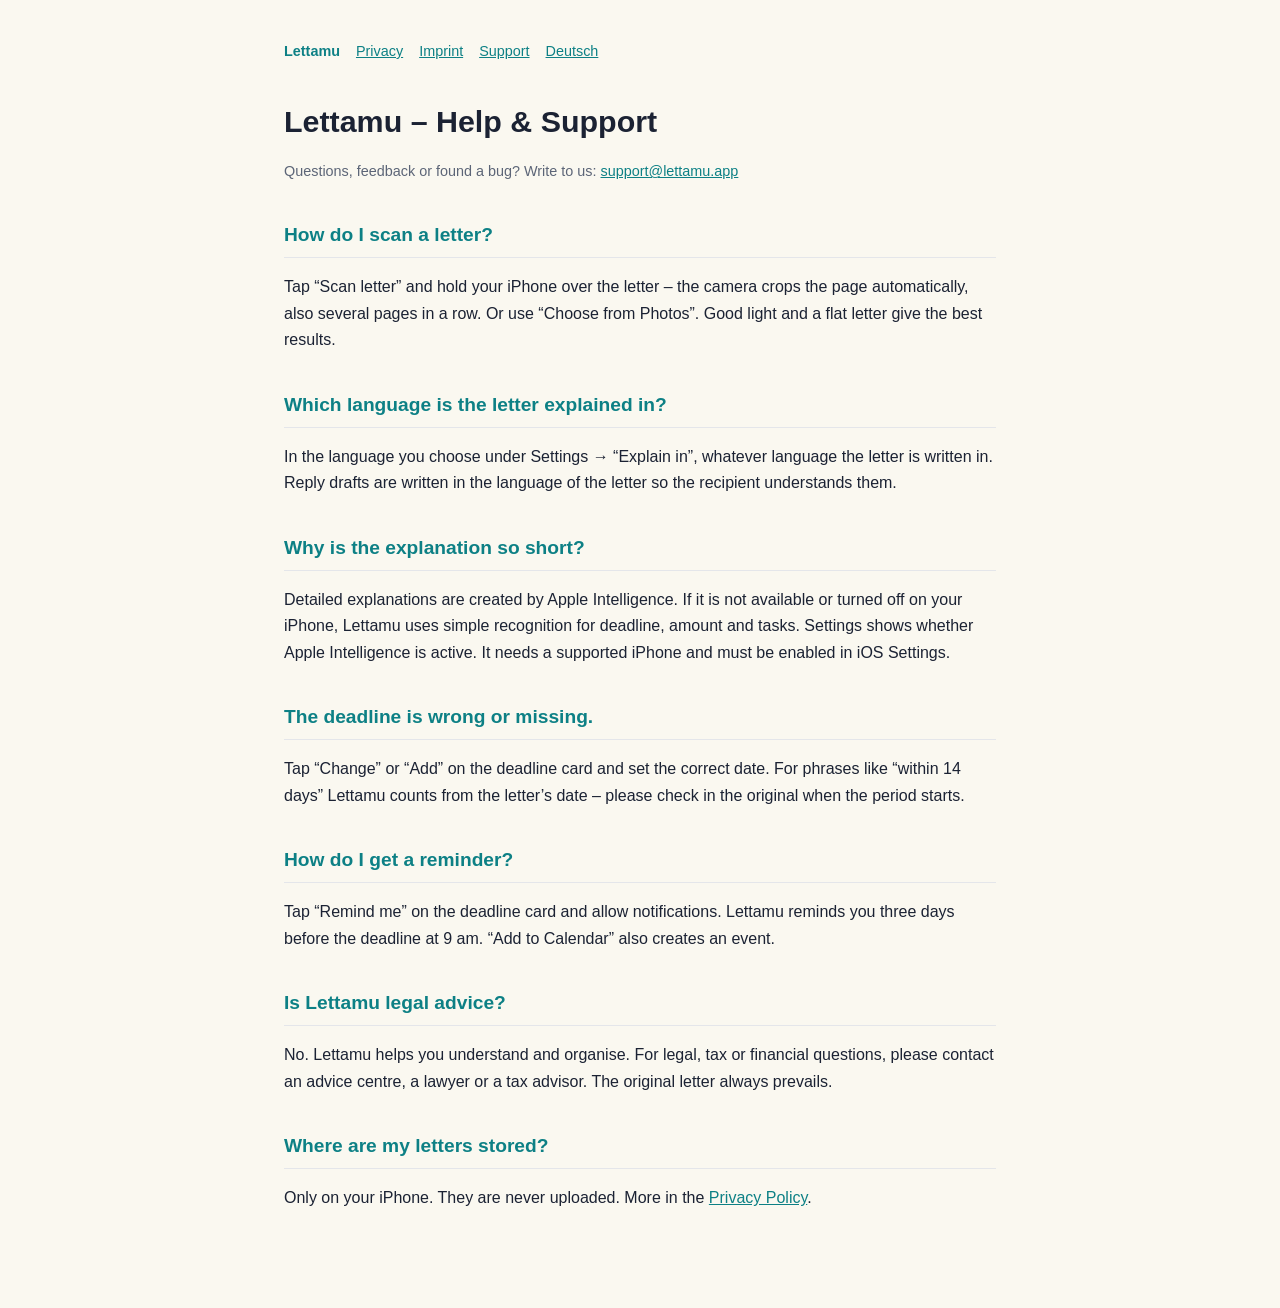
<file: support-en.html>
<!DOCTYPE html>
<html lang="en">
<head>
<meta charset="utf-8">
<meta name="viewport" content="width=device-width, initial-scale=1">
<title>Support – Lettamu</title>
<link rel="icon" href="icon.png">
<link rel="apple-touch-icon" href="apple-touch-icon.png">
<link rel="stylesheet" href="style.css">
</head>
<body>
<div class="seite">
<nav class="leiste"><a class="home" href="en.html">Lettamu</a><a href="privacy.html">Privacy</a><a href="imprint.html">Imprint</a><a href="support-en.html">Support</a><a href="./" lang="de">Deutsch</a></nav>
<h1>Lettamu – Help &amp; Support</h1>
<p class="stand">Questions, feedback or found a bug? Write to us: <a href="mailto:support@lettamu.app?subject=Lettamu%20Support">support@lettamu.app</a></p>
<h2>How do I scan a letter?</h2>
<p>Tap “Scan letter” and hold your iPhone over the letter – the camera crops the page automatically, also several pages in a row. Or use “Choose from Photos”. Good light and a flat letter give the best results.</p>
<h2>Which language is the letter explained in?</h2>
<p>In the language you choose under Settings → “Explain in”, whatever language the letter is written in. Reply drafts are written in the language of the letter so the recipient understands them.</p>
<h2>Why is the explanation so short?</h2>
<p>Detailed explanations are created by Apple Intelligence. If it is not available or turned off on your iPhone, Lettamu uses simple recognition for deadline, amount and tasks. Settings shows whether Apple Intelligence is active. It needs a supported iPhone and must be enabled in iOS Settings.</p>
<h2>The deadline is wrong or missing.</h2>
<p>Tap “Change” or “Add” on the deadline card and set the correct date. For phrases like “within 14 days” Lettamu counts from the letter’s date – please check in the original when the period starts.</p>
<h2>How do I get a reminder?</h2>
<p>Tap “Remind me” on the deadline card and allow notifications. Lettamu reminds you three days before the deadline at 9 am. “Add to Calendar” also creates an event.</p>
<h2>Is Lettamu legal advice?</h2>
<p>No. Lettamu helps you understand and organise. For legal, tax or financial questions, please contact an advice centre, a lawyer or a tax advisor. The original letter always prevails.</p>
<h2>Where are my letters stored?</h2>
<p>Only on your iPhone. They are never uploaded. More in the <a href="privacy.html">Privacy Policy</a>.</p>
</div>
</body>
</html>
</file>
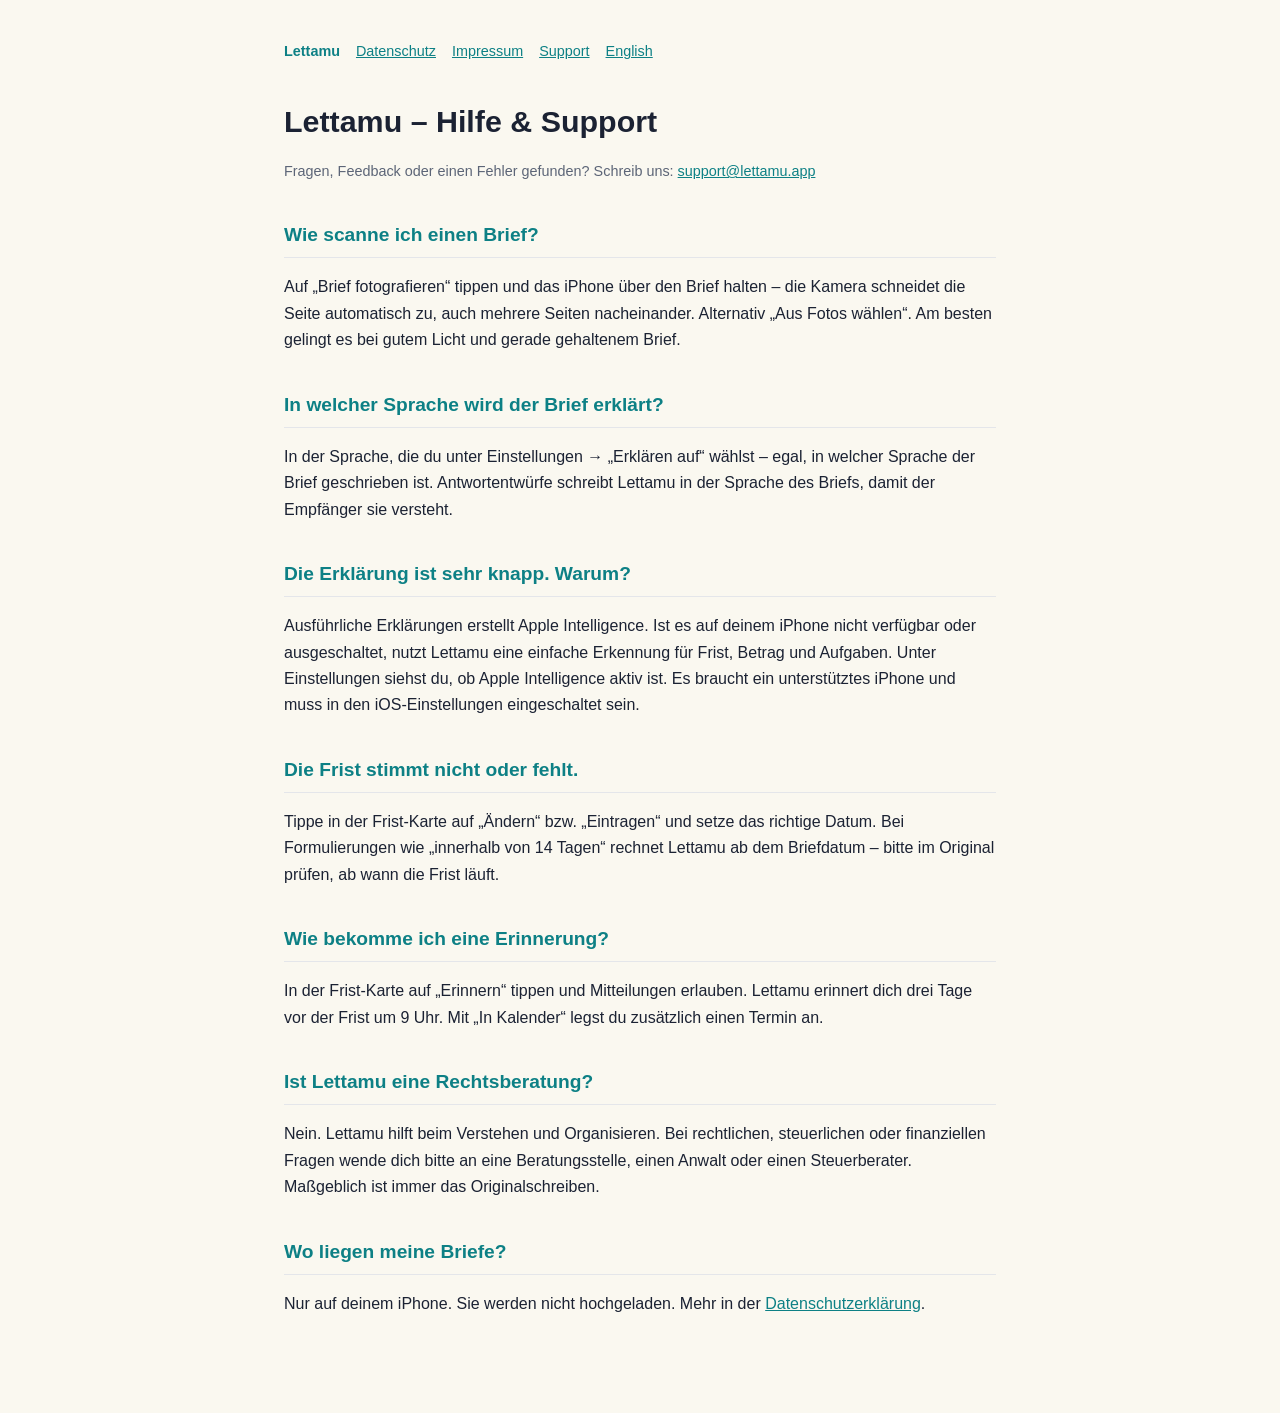
<file: support.html>
<!DOCTYPE html>
<html lang="de">
<head>
<meta charset="utf-8">
<meta name="viewport" content="width=device-width, initial-scale=1">
<title>Support – Lettamu</title>
<link rel="icon" href="icon.png">
<link rel="apple-touch-icon" href="apple-touch-icon.png">
<link rel="stylesheet" href="style.css">
</head>
<body>
<div class="seite">
<nav class="leiste"><a class="home" href="./">Lettamu</a><a href="datenschutz.html">Datenschutz</a><a href="impressum.html">Impressum</a><a href="support.html">Support</a><a href="en.html" lang="en">English</a></nav>
<h1>Lettamu – Hilfe &amp; Support</h1>
<p class="stand">Fragen, Feedback oder einen Fehler gefunden? Schreib uns: <a href="mailto:support@lettamu.app?subject=Lettamu%20Support">support@lettamu.app</a></p>
<h2>Wie scanne ich einen Brief?</h2>
<p>Auf „Brief fotografieren“ tippen und das iPhone über den Brief halten – die Kamera schneidet die Seite automatisch zu, auch mehrere Seiten nacheinander. Alternativ „Aus Fotos wählen“. Am besten gelingt es bei gutem Licht und gerade gehaltenem Brief.</p>
<h2>In welcher Sprache wird der Brief erklärt?</h2>
<p>In der Sprache, die du unter Einstellungen → „Erklären auf“ wählst – egal, in welcher Sprache der Brief geschrieben ist. Antwortentwürfe schreibt Lettamu in der Sprache des Briefs, damit der Empfänger sie versteht.</p>
<h2>Die Erklärung ist sehr knapp. Warum?</h2>
<p>Ausführliche Erklärungen erstellt Apple Intelligence. Ist es auf deinem iPhone nicht verfügbar oder ausgeschaltet, nutzt Lettamu eine einfache Erkennung für Frist, Betrag und Aufgaben. Unter Einstellungen siehst du, ob Apple Intelligence aktiv ist. Es braucht ein unterstütztes iPhone und muss in den iOS-Einstellungen eingeschaltet sein.</p>
<h2>Die Frist stimmt nicht oder fehlt.</h2>
<p>Tippe in der Frist-Karte auf „Ändern“ bzw. „Eintragen“ und setze das richtige Datum. Bei Formulierungen wie „innerhalb von 14 Tagen“ rechnet Lettamu ab dem Briefdatum – bitte im Original prüfen, ab wann die Frist läuft.</p>
<h2>Wie bekomme ich eine Erinnerung?</h2>
<p>In der Frist-Karte auf „Erinnern“ tippen und Mitteilungen erlauben. Lettamu erinnert dich drei Tage vor der Frist um 9 Uhr. Mit „In Kalender“ legst du zusätzlich einen Termin an.</p>
<h2>Ist Lettamu eine Rechtsberatung?</h2>
<p>Nein. Lettamu hilft beim Verstehen und Organisieren. Bei rechtlichen, steuerlichen oder finanziellen Fragen wende dich bitte an eine Beratungsstelle, einen Anwalt oder einen Steuerberater. Maßgeblich ist immer das Originalschreiben.</p>
<h2>Wo liegen meine Briefe?</h2>
<p>Nur auf deinem iPhone. Sie werden nicht hochgeladen. Mehr in der <a href="datenschutz.html">Datenschutzerklärung</a>.</p>
</div>
</body>
</html>
</file>
<file: style.css>
:root { --tinte:#17203a; --petrol:#0d8085; --petrol-hell:#5cc4c4; --gold:#f0a540; --papier:#faf8f0; --text:#1b2233; --leise:#5c6577; --karte:#ffffff; --rand:#e4e6ea; color-scheme: light dark; }
@media (prefers-color-scheme: dark) {
  :root { --papier:#11151f; --text:#e8ebf1; --leise:#a5adbd; --karte:#1a2030; --rand:#2a3142; --petrol:#5cc4c4; }
}
* { box-sizing: border-box; }
body { margin:0; font-family:-apple-system,BlinkMacSystemFont,"Segoe UI",Roboto,Helvetica,Arial,sans-serif; background:var(--papier); color:var(--text); line-height:1.65; }
a { color:var(--petrol); }

/* Startseite */
header.hero { background:radial-gradient(circle at 50% 0%, #1e6d74, var(--tinte) 72%); color:#fff; text-align:center; padding:56px 16px 64px; }
.icon { width:120px; height:120px; border-radius:27px; box-shadow:0 18px 40px rgba(0,0,0,.35); }
.hero h1 { font-size:2.6rem; margin:20px 0 4px; letter-spacing:.3px; }
.tag { font-size:1.25rem; color:#ffd89a; font-weight:700; margin:0 0 18px; }
.hero p { max-width:580px; margin:0 auto; color:rgba(255,255,255,.86); }
.bald { display:inline-block; margin-top:26px; padding:14px 28px; border-radius:999px; font-weight:800; color:var(--tinte); background:linear-gradient(135deg,#ffd89a,var(--gold)); }
.sprache { position:absolute; top:14px; right:16px; color:rgba(255,255,255,.8); font-size:.9rem; text-decoration:none; }
main.start { max-width:780px; margin:0 auto; padding:40px 16px 24px; }
main.start h2 { font-size:1.4rem; margin:8px 0 18px; text-align:center; }
.schritte { display:grid; grid-template-columns:repeat(auto-fit,minmax(200px,1fr)); gap:12px; margin-bottom:40px; }
.schritt { text-align:center; padding:8px; }
.schritt .nr { display:inline-flex; width:40px; height:40px; border-radius:50%; align-items:center; justify-content:center; background:var(--petrol); color:#fff; font-weight:800; }
.schritt b { display:block; margin-top:8px; }
.schritt span { color:var(--leise); font-size:.95rem; }
.raster { display:grid; grid-template-columns:repeat(auto-fit,minmax(220px,1fr)); gap:12px; }
.karte { background:var(--karte); border:1px solid var(--rand); border-radius:18px; padding:16px 18px; }
.karte b { display:block; color:var(--petrol); margin-bottom:4px; }
.karte span { color:var(--leise); font-size:.95rem; }
.zitat { text-align:center; margin:44px auto 8px; max-width:580px; color:var(--leise); }
.zitat strong { display:block; font-size:1.6rem; color:var(--text); margin-bottom:6px; }
.klein { text-align:center; color:var(--leise); font-size:.9rem; margin-top:32px; }
footer { text-align:center; padding:24px 16px 40px; font-size:.9rem; color:var(--leise); }
footer a { color:var(--leise); margin:0 10px; display:inline-block; }

/* Textseiten */
.seite { max-width:760px; margin:0 auto; padding:2.5rem 1.5rem 5rem; }
.seite h1 { font-size:1.9rem; margin-bottom:.25rem; }
.seite h2 { font-size:1.2rem; margin-top:2.2rem; border-bottom:1px solid var(--rand); padding-bottom:.4rem; color:var(--petrol); }
.stand { color:var(--leise); font-size:.9rem; margin-bottom:2rem; }
.hinweis { background:var(--karte); border-left:4px solid var(--petrol); padding:.8rem 1rem; margin:1rem 0; font-size:.95rem; border-radius:0 10px 10px 0; }
nav.leiste { margin-bottom:2rem; font-size:.9rem; display:flex; flex-wrap:wrap; gap:.4rem 1rem; }
nav.leiste .home { font-weight:700; text-decoration:none; }
</file>
